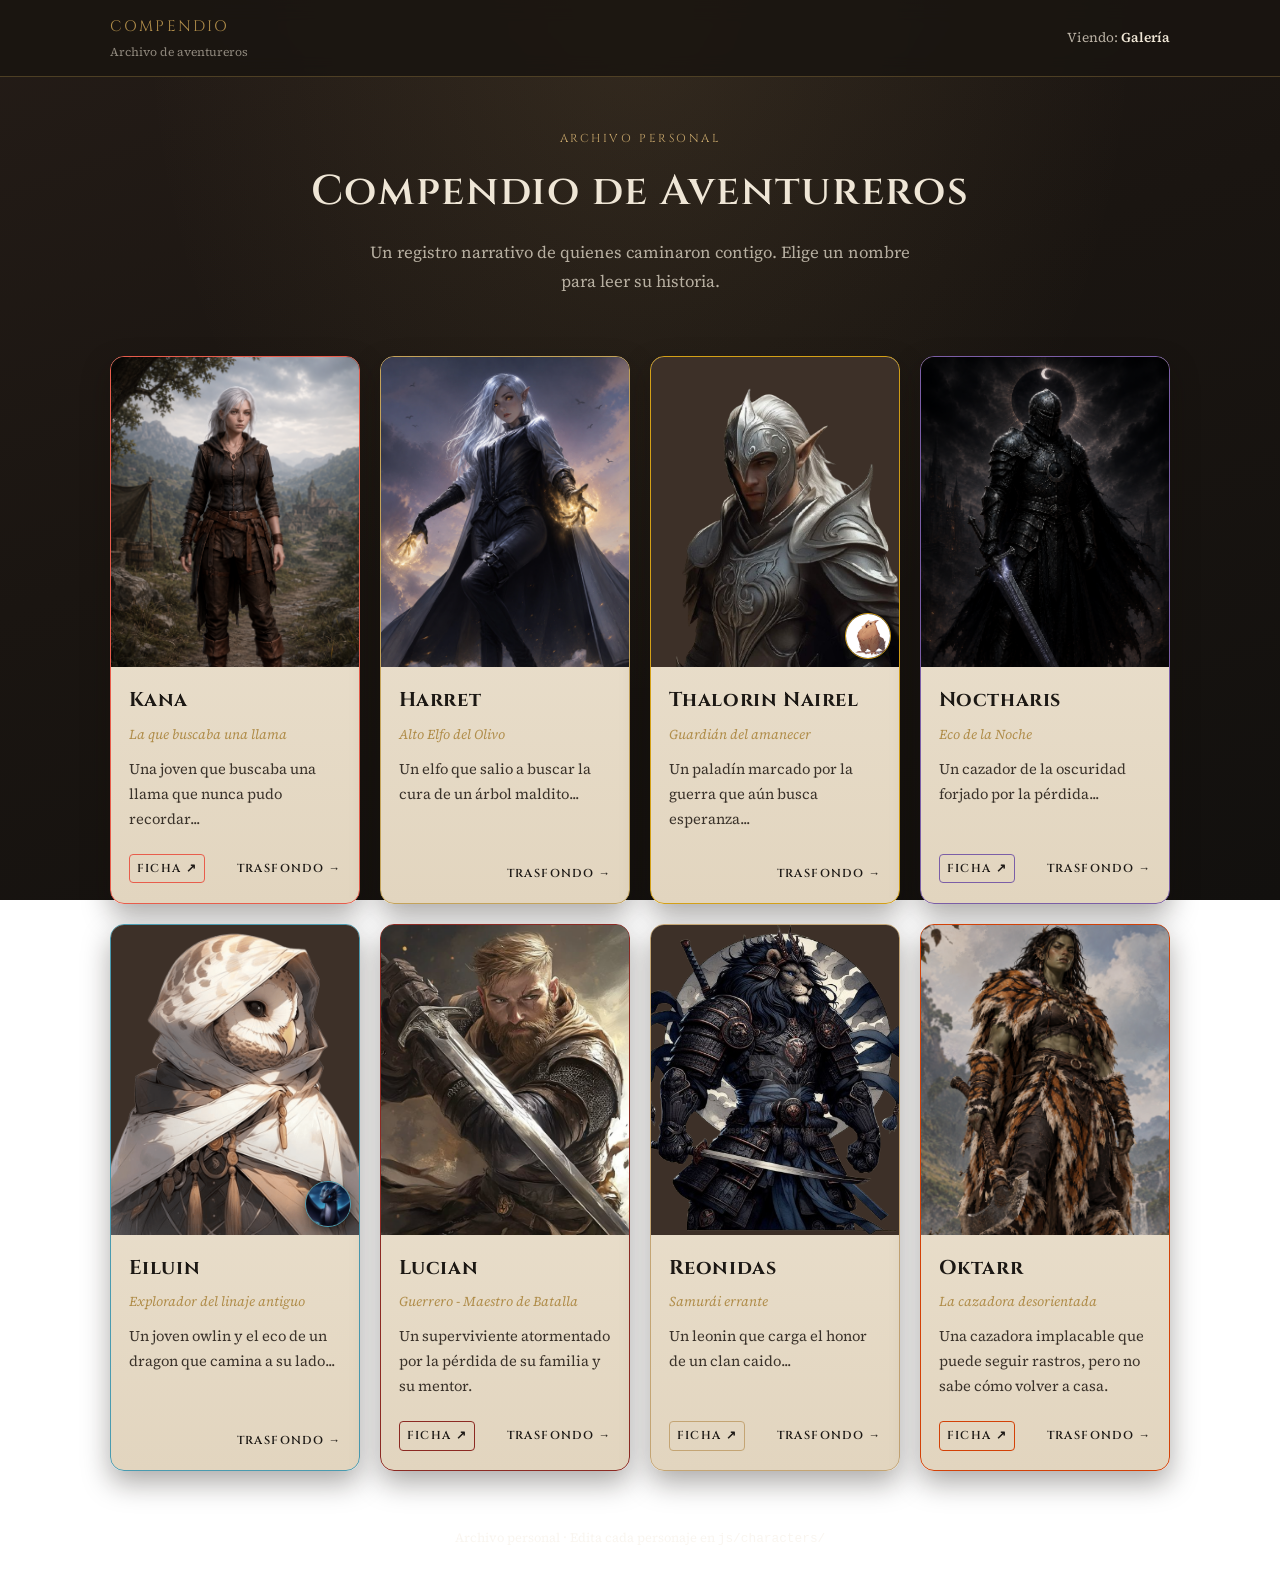
<file: index.html>
<!DOCTYPE html>
<html lang="es">
<head>
  <meta charset="UTF-8">
  <meta name="viewport" content="width=device-width, initial-scale=1.0">
  <title>Compendio de Aventureros</title>
  
  <!-- Tu nuevo logo para la pestaña -->
  <link rel="icon" type="image/png" href="img/Logo.png">

  <meta name="description" content="Archivo personal de personajes de D&D: historias, personalidades y vínculos.">
  <link rel="preconnect" href="https://fonts.googleapis.com">
  <link rel="preconnect" href="https://fonts.gstatic.com" crossorigin>
  <link href="https://fonts.googleapis.com/css2?family=Cinzel:wght@500;600&family=Source+Serif+4:ital,opsz,wght@0,8..60,400;0,8..60,600;1,8..60,400&display=swap" rel="stylesheet">
  <link rel="stylesheet" href="css/style.css">
</head>
<body>
  <header class="site-header">
    <div class="site-header__inner">
      <a class="site-brand" href="#/" aria-label="Volver al inicio del compendio">
        <span class="site-brand__title">Compendio</span>
        <span class="site-brand__sub">Archivo de aventureros</span>
      </a>
      <div class="site-header__meta">
        Viendo: <strong id="nav-current">Galería</strong>
      </div>
    </div>
  </header>

  <main id="app" class="site-main" aria-live="polite">
    <!-- Contenido generado por js/app.js desde js/characters/ -->
  </main>

  <footer class="site-footer">
    Archivo personal · Edita cada personaje en <code>js/characters/</code>
  </footer>

  <!-- type="module" permite un archivo por personaje con import/export -->
  <script type="module" src="js/app.js"></script>
</body>
</html>
</file>
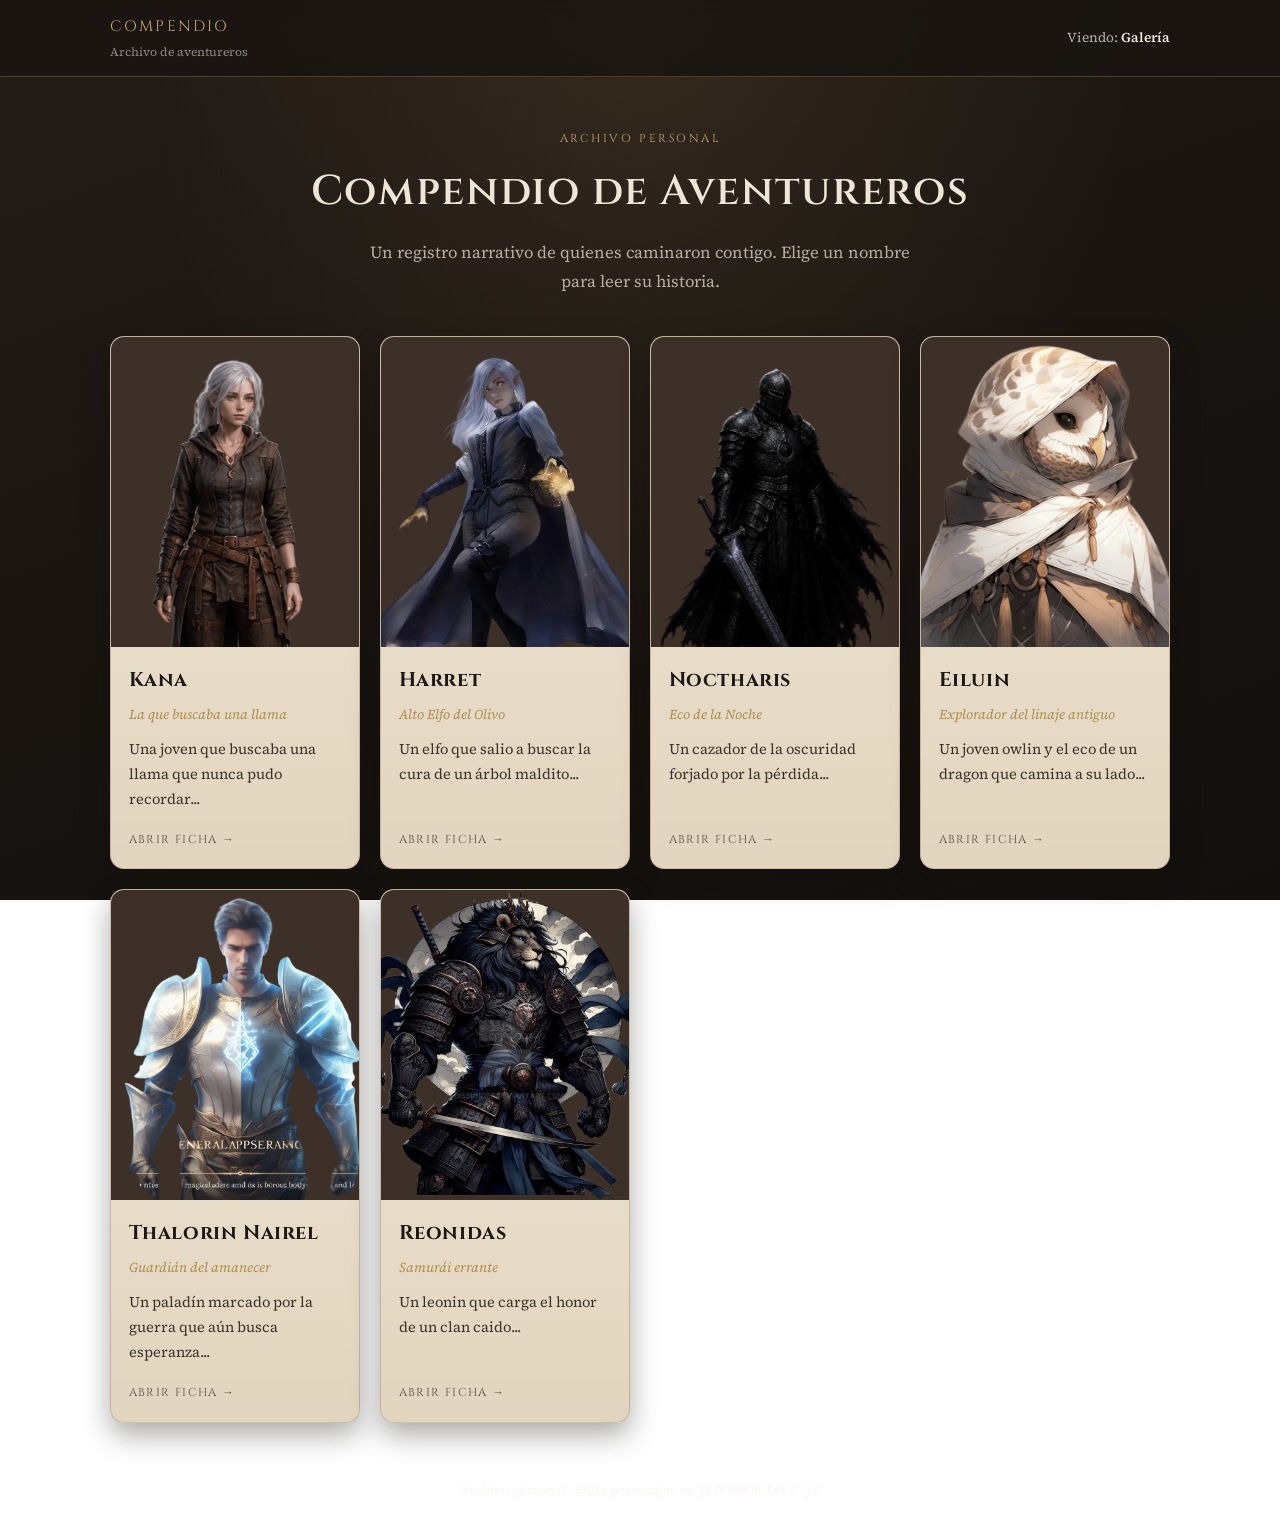
<file: Compendio/index.html>
<!DOCTYPE html>
<html lang="es">
<head>
  <meta charset="UTF-8">
  <meta name="viewport" content="width=device-width, initial-scale=1.0">
  <title>Compendio de Aventureros</title>
  <meta name="description" content="Archivo personal de personajes de D&D: historias, personalidades y vínculos.">
  <link rel="preconnect" href="https://fonts.googleapis.com">
  <link rel="preconnect" href="https://fonts.gstatic.com" crossorigin>
  <link href="https://fonts.googleapis.com/css2?family=Cinzel:wght@500;600&family=Source+Serif+4:ital,opsz,wght@0,8..60,400;0,8..60,600;1,8..60,400&display=swap" rel="stylesheet">
  <link rel="stylesheet" href="css/style.css">
</head>
<body>
  <header class="site-header">
    <div class="site-header__inner">
      <a class="site-brand" href="#/" aria-label="Volver al inicio del compendio">
        <span class="site-brand__title">Compendio</span>
        <span class="site-brand__sub">Archivo de aventureros</span>
      </a>
      <div class="site-header__meta">
        Viendo: <strong id="nav-current">Galería</strong>
      </div>
    </div>
  </header>

  <main id="app" class="site-main" aria-live="polite">
    <!-- El contenido se genera desde js/characters.js y js/app.js -->
  </main>

  <footer class="site-footer">
    Archivo personal · Edita personajes en <code>js/characters.js</code>
  </footer>

  <script src="js/characters.js"></script>
  <script src="js/app.js"></script>
</body>
</html>
</file>
<file: css/style.css>
/* Compendio de Aventureros — estilos del archivo */

:root {
  --ink: #1c1814;
  --ink-soft: #3a322a;
  --parchment: #efe6d6;
  --parchment-deep: #e2d5bf;
  --leather: #2a211c;
  --leather-mid: #3d3028;
  --gold: #b08d4a;
  --gold-soft: #c9a86c;
  --line: rgba(176, 141, 74, 0.35);
  --shadow: rgba(20, 14, 10, 0.35);
  --radius: 14px;
  --font-display: "Cinzel", "Palatino Linotype", Palatino, serif;
  --font-body: "Source Serif 4", "Georgia", serif;
  --max: 1100px;

  /* Tema activo del personaje (valores por defecto = galeria).
     Los personajes los sobrescriben desde su .js via app.js */
  --character-background:
    radial-gradient(ellipse at top, rgba(201, 168, 108, 0.12), transparent 55%),
    linear-gradient(160deg, #241c17 0%, #1a1511 45%, #12100e 100%);
  --character-sheet: linear-gradient(180deg, #efe6d6 0%, #eadfcb 100%);
  --character-primary: #1c1814;
  --character-secondary: #3a322a;
  --character-accent: #b08d4a;
  --character-text: #3a322a;
}

*,
*::before,
*::after {
  box-sizing: border-box;
}

html {
  scroll-behavior: smooth;
}

body {
  margin: 0;
  min-height: 100vh;
  color: var(--parchment);
  font-family: var(--font-body);
  font-size: 1.05rem;
  line-height: 1.7;
  background: var(--character-background);
  background-attachment: fixed;
  transition: background 0.25s ease;
}

img {
  max-width: 100%;
  display: block;
}

a {
  color: inherit;
  text-decoration: none;
}

/* Barra superior */
.site-header {
  position: sticky;
  top: 0;
  z-index: 20;
  backdrop-filter: blur(10px);
  background: rgba(26, 21, 17, 0.88);
  border-bottom: 1px solid var(--line);
}

.site-header__inner {
  max-width: var(--max);
  margin: 0 auto;
  padding: 0.85rem 1.25rem;
  display: flex;
  align-items: center;
  justify-content: space-between;
  gap: 1rem;
}

.site-brand {
  display: flex;
  flex-direction: column;
  gap: 0.15rem;
}

.site-brand__title {
  font-family: var(--font-display);
  font-size: 0.95rem;
  letter-spacing: 0.14em;
  text-transform: uppercase;
  color: var(--character-accent, var(--gold-soft));
}

.site-brand__sub {
  font-size: 0.75rem;
  color: rgba(239, 230, 214, 0.55);
}

.site-header__meta {
  font-size: 0.85rem;
  color: rgba(239, 230, 214, 0.75);
}

.site-header__meta strong {
  color: var(--parchment);
  font-weight: 600;
}

/* Contenedor principal */
.site-main {
  max-width: var(--max);
  margin: 0 auto;
  padding: 1.75rem 1.25rem 3.5rem;
}

.site-footer {
  max-width: var(--max);
  margin: 0 auto;
  padding: 0 1.25rem 2rem;
  color: rgba(239, 230, 214, 0.4);
  font-size: 0.8rem;
  text-align: center;
}

/* Galeria */
.gallery-hero {
  text-align: center;
  color: var(--parchment);
  margin-bottom: 2rem;
  padding: 1.5rem 0.5rem 0.5rem;
}

.gallery-hero__kicker {
  margin: 0 0 0.5rem;
  font-family: var(--font-display);
  letter-spacing: 0.22em;
  text-transform: uppercase;
  font-size: 0.72rem;
  color: var(--gold-soft);
}

.gallery-hero__title {
  margin: 0 0 0.75rem;
  font-family: var(--font-display);
  font-weight: 600;
  font-size: clamp(1.8rem, 4vw, 2.6rem);
  letter-spacing: 0.04em;
  color: var(--parchment);
}

.gallery-hero__lead {
  margin: 0 auto 1.25rem;
  max-width: 36rem;
  color: rgba(239, 230, 214, 0.72);
  font-size: 1.05rem;
}

.gallery-search {
  display: flex;
  align-items: center;
  gap: 0.55rem;
  max-width: 28rem;
  margin: 0 auto;
  padding: 0.55rem 0.9rem;
  border-radius: 999px;
  border: 1px solid rgba(201, 168, 108, 0.35);
  background: rgba(26, 21, 17, 0.55);
  color: var(--parchment);
}

.gallery-search__icon {
  opacity: 0.75;
  font-size: 0.95rem;
}

.gallery-search input {
  flex: 1;
  border: 0;
  outline: none;
  background: transparent;
  color: var(--parchment);
  font-family: var(--font-body);
  font-size: 0.98rem;
}

.gallery-search input::placeholder {
  color: rgba(239, 230, 214, 0.45);
}

.gallery-empty {
  text-align: center;
  color: rgba(239, 230, 214, 0.65);
  margin: 1.5rem 0 0;
}

.gallery-grid {
  display: grid;
  grid-template-columns: repeat(auto-fill, minmax(240px, 1fr));
  gap: 1.25rem;
}

.char-card {
  display: flex;
  flex-direction: column;
  background: linear-gradient(180deg, var(--parchment) 0%, var(--parchment-deep) 100%);
  border: 1px solid var(--card-accent, rgba(90, 70, 40, 0.25));
  border-radius: var(--radius);
  overflow: hidden;
  box-shadow: 0 12px 28px var(--shadow);
  transition: transform 0.22s ease, box-shadow 0.22s ease, border-color 0.22s ease;
  cursor: pointer;
}

.char-card:hover,
.char-card:focus-visible {
  transform: translateY(-4px);
  border-color: var(--card-accent, var(--gold));
  box-shadow: 0 18px 36px rgba(20, 14, 10, 0.45);
  outline: none;
}

.char-card__portrait {
  aspect-ratio: 4 / 5;
  background: var(--leather-mid);
  overflow: hidden;
}

.char-card__portrait .portrait-frame,
.sheet-header__portrait .portrait-frame {
  width: 100%;
  height: 100%;
}

.char-card__img,
.sheet-header__img {
  width: 100%;
  height: 100%;
  object-fit: cover;
  object-position: center top;
}

.char-card__body {
  padding: 1rem 1.1rem 1.2rem;
  display: flex;
  flex-direction: column;
  gap: 0.35rem;
  flex: 1;
}

.char-card__name {
  margin: 0;
  font-family: var(--font-display);
  font-size: 1.25rem;
  letter-spacing: 0.03em;
  color: var(--ink);
}

.char-card__epithet {
  margin: 0;
  font-size: 0.85rem;
  color: var(--gold);
  font-style: italic;
}

.char-card__tagline {
  margin: 0.35rem 0 0;
  font-size: 0.92rem;
  color: var(--ink-soft);
  flex: 1;
}

.char-card__cta {
  margin-top: 0.75rem;
  font-family: var(--font-display);
  font-size: 0.72rem;
  letter-spacing: 0.12em;
  text-transform: uppercase;
  color: var(--leather);
  opacity: 0.75;
}

.char-card:hover .char-card__cta,
.char-card:focus-visible .char-card__cta {
  opacity: 1;
  color: var(--ink);
}

/* Placeholder de retrato */
.portrait-placeholder {
  width: 100%;
  height: 100%;
  min-height: 220px;
  display: flex;
  flex-direction: column;
  align-items: center;
  justify-content: center;
  gap: 0.5rem;
  background:
    repeating-linear-gradient(
      -45deg,
      rgba(176, 141, 74, 0.08),
      rgba(176, 141, 74, 0.08) 8px,
      transparent 8px,
      transparent 16px
    ),
    linear-gradient(160deg, #3a3028, #241c17);
  color: var(--gold-soft);
}

.portrait-placeholder__glyph {
  font-family: var(--font-display);
  font-size: 3rem;
  line-height: 1;
  opacity: 0.85;
}

.portrait-placeholder__label {
  font-size: 0.75rem;
  letter-spacing: 0.16em;
  text-transform: uppercase;
  opacity: 0.7;
}

/* Ficha */
.character-sheet {
  background: var(--character-sheet);
  color: var(--character-text);
  border: 1px solid color-mix(in srgb, var(--character-accent) 40%, transparent);
  border-radius: calc(var(--radius) + 4px);
  box-shadow: 0 18px 40px var(--shadow);
  overflow: hidden;
}

.sheet-nav {
  display: flex;
  flex-wrap: wrap;
  align-items: center;
  justify-content: space-between;
  gap: 0.75rem;
  padding: 0.9rem 1.1rem;
  background: rgba(42, 33, 28, 0.06);
  border-bottom: 1px solid rgba(90, 70, 40, 0.15);
}

.sheet-nav--bottom {
  border-bottom: 0;
  border-top: 1px solid rgba(90, 70, 40, 0.15);
}

.sheet-nav__sheets {
  display: flex;
  flex-wrap: wrap;
  gap: 0.5rem;
  margin-left: auto;
}

.sheet-nav__pager {
  display: flex;
  flex-wrap: wrap;
  gap: 0.5rem;
}

.btn {
  display: inline-flex;
  align-items: center;
  justify-content: center;
  gap: 0.35rem;
  padding: 0.45rem 0.85rem;
  border-radius: 999px;
  border: 1px solid color-mix(in srgb, var(--character-accent) 45%, transparent);
  background: color-mix(in srgb, var(--character-primary) 8%, transparent);
  font-family: var(--font-display);
  font-size: 0.72rem;
  letter-spacing: 0.08em;
  text-transform: uppercase;
  color: var(--character-primary);
  transition: background 0.2s ease, border-color 0.2s ease;
}

.btn:hover,
.btn:focus-visible {
  background: color-mix(in srgb, var(--character-accent) 22%, transparent);
  border-color: var(--character-accent);
  outline: none;
}

.btn--ghost {
  background: transparent;
}

.btn--sheet {
  background: color-mix(in srgb, var(--character-accent) 22%, transparent);
  border-color: var(--character-accent);
  color: var(--character-primary);
}

.btn--sheet:hover,
.btn--sheet:focus-visible {
  background: color-mix(in srgb, var(--character-accent) 35%, transparent);
  border-color: var(--character-accent);
}

.sheet-header__meta {
  display: flex;
  flex-wrap: wrap;
  gap: 0.4rem;
  margin-top: 0.65rem;
}

.meta-chip {
  display: inline-flex;
  padding: 0.2rem 0.55rem;
  border-radius: 999px;
  border: 1px solid color-mix(in srgb, var(--character-accent) 35%, transparent);
  background: color-mix(in srgb, var(--character-primary) 8%, transparent);
  font-size: 0.78rem;
  color: var(--character-secondary);
}

.sheet-header {
  display: grid;
  grid-template-columns: minmax(180px, 280px) 1fr;
  gap: 1.5rem;
  padding: 1.5rem 1.4rem 1.25rem;
  border-bottom: 1px solid rgba(90, 70, 40, 0.18);
}

.sheet-header__portrait {
  aspect-ratio: 4 / 5;
  border-radius: 12px;
  overflow: hidden;
  border: 1px solid rgba(90, 70, 40, 0.3);
  box-shadow: 0 8px 20px rgba(40, 28, 18, 0.2);
  background: var(--leather-mid);
}

.sheet-header__index {
  margin: 0 0 0.4rem;
  font-family: var(--font-display);
  font-size: 0.7rem;
  letter-spacing: 0.16em;
  text-transform: uppercase;
  color: var(--character-accent);
}

.sheet-header__name {
  margin: 0;
  font-family: var(--font-display);
  font-size: clamp(1.8rem, 3.5vw, 2.5rem);
  line-height: 1.15;
  color: var(--character-primary);
}

.sheet-header__epithet {
  margin: 0.4rem 0 0;
  font-style: italic;
  color: var(--character-accent);
}

.sheet-header__description {
  margin: 1rem 0 0;
  color: var(--character-secondary);
  max-width: 42rem;
}

.sheet-body {
  padding: 0.5rem 1.4rem 1.75rem;
}

.sheet-section {
  padding: 1.25rem 0;
  border-bottom: 1px solid rgba(90, 70, 40, 0.14);
}

.sheet-section:last-child {
  border-bottom: 0;
}

.sheet-section__title {
  margin: 0 0 0.75rem;
  font-family: var(--font-display);
  font-size: 1rem;
  letter-spacing: 0.12em;
  text-transform: uppercase;
  color: var(--character-primary);
  position: relative;
  padding-bottom: 0.45rem;
}

.sheet-section__title::after {
  content: "";
  position: absolute;
  left: 0;
  bottom: 0;
  width: 3.5rem;
  height: 2px;
  background: linear-gradient(90deg, var(--character-accent), transparent);
}

.sheet-section__body {
  color: var(--character-text);
}

.prose {
  margin: 0 0 0.9rem;
}

.prose:last-child {
  margin-bottom: 0;
}

.detail-list {
  margin: 0;
  padding-left: 1.15rem;
  display: grid;
  gap: 0.65rem;
}

.detail-list--named {
  list-style: none;
  padding-left: 0;
}

.detail-list--named > li {
  padding: 0.7rem 0.85rem;
  border-left: 3px solid var(--character-accent);
  background: color-mix(in srgb, var(--character-primary) 6%, transparent);
  border-radius: 0 8px 8px 0;
}

.detail-list__title {
  display: block;
  font-family: var(--font-display);
  font-size: 0.95rem;
  letter-spacing: 0.03em;
  color: var(--character-primary);
  margin-bottom: 0.25rem;
}

.detail-list__body {
  display: block;
}

.empty-state {
  text-align: center;
  color: var(--parchment);
  padding: 3rem 1rem;
}

.empty-state h1 {
  font-family: var(--font-display);
}

/* Responsive */
@media (max-width: 760px) {
  .sheet-header {
    grid-template-columns: 1fr;
  }

  .sheet-header__portrait {
    max-width: 280px;
    margin: 0 auto;
  }

  .sheet-nav {
    flex-direction: column;
    align-items: stretch;
  }

  .sheet-nav--top .sheet-nav__sheets {
    margin-left: 0;
    width: 100%;
  }

  .sheet-nav--bottom {
    flex-direction: row;
    justify-content: space-between;
  }

  .sheet-nav__pager {
    width: 100%;
    justify-content: space-between;
  }
}

@media (max-width: 480px) {
  .gallery-grid {
    grid-template-columns: 1fr;
  }

  .site-header__inner {
    flex-direction: column;
    align-items: flex-start;
  }
}

@media (prefers-reduced-motion: reduce) {
  html {
    scroll-behavior: auto;
  }

  .char-card {
    transition: none;
  }
}


/* --- ACOMPAÑANTES / MASCOTAS --- */
.pet-avatar,
.pet-avatar-large {
  position: absolute;
  bottom: 8px;
  right: 8px;
  border-radius: 50%;
  object-fit: cover;
  background-color: var(--leather-mid);
  box-shadow: 0 4px 12px rgba(0, 0, 0, 0.6);
  z-index: 5;
  cursor: pointer;
  
  /* Animación de zoom al pasar el mouse */
  transition: transform 0.25s ease-out, box-shadow 0.25s ease-out;
  transform-origin: bottom right; 
}

.pet-avatar:hover,
.pet-avatar-large:hover {
  transform: scale(2.5);
  box-shadow: -4px -4px 20px rgba(0, 0, 0, 0.8);
  z-index: 20;
}

/* Tamaño y anillo en la galería */
.pet-avatar {
  width: 46px;
  height: 46px;
  /* 1.5px de grosor para que sea fino. Usa el color de acento del personaje */
  border: 1.5px solid var(--card-accent, var(--character-accent));
}

/* Tamaño y anillo dentro de la ficha principal */
.pet-avatar-large {
  width: 64px;
  height: 64px;
  bottom: 12px;
  right: 12px;
  /* 1.5px de grosor para que sea fino. Usa el color principal/acento del personaje */
  border: 1.5px solid var(--character-accent);
}


/* --- PESTAÑAS (TABS) --- */
.sheet-tabs {
  display: flex;
  gap: 1.5rem;
  padding: 0 1.4rem;
  border-bottom: 1px solid rgba(90, 70, 40, 0.2);
  background: color-mix(in srgb, var(--character-primary) 3%, transparent);
}
.sheet-tab-btn {
  background: none;
  border: none;
  padding: 1rem 0;
  font-family: var(--font-display);
  font-size: 1rem;
  color: var(--character-secondary);
  cursor: pointer;
  border-bottom: 2px solid transparent;
  transition: all 0.2s ease;
  opacity: 0.7;
}
.sheet-tab-btn:hover {
  opacity: 1;
}
.sheet-tab-btn.active {
  color: var(--character-accent);
  border-bottom: 2px solid var(--character-accent);
  font-weight: bold;
  opacity: 1;
}

/* Ocultar y mostrar el contenido de cada pestaña */
.tab-content {
  display: none;
}
.tab-content.active {
  display: block;
}

/* --- VENTANA EMERGENTE DE STATS (MODAL) --- */
.stats-modal {
  background: var(--character-sheet, #efe6d6);
  color: var(--character-text);
  border: 1px solid var(--character-accent);
  border-radius: var(--radius);
  box-shadow: 0 10px 40px rgba(0,0,0,0.5);
  padding: 1.5rem 2rem;
  max-width: 400px;
  width: 90%;
}
.stats-modal::backdrop {
  background: rgba(10, 8, 6, 0.7);
  backdrop-filter: blur(4px);
}
.stats-header {
  display: flex;
  justify-content: space-between;
  align-items: center;
  border-bottom: 1px solid var(--character-accent);
  margin-bottom: 1rem;
  padding-bottom: 0.5rem;
}
.stats-header h2 {
  margin: 0;
  font-family: var(--font-display);
  color: var(--character-primary);
}
.close-modal {
  background: transparent;
  border: none;
  color: var(--character-primary);
  font-size: 1.2rem;
  font-weight: bold;
  cursor: pointer;
}
.stats-grid {
  display: grid;
  grid-template-columns: 1fr;
  gap: 0.5rem;
}
.stat-item strong {
  color: var(--character-primary);
  font-family: var(--font-display);
}
</file>
<file: Compendio/css/style.css>
/* Compendio de Aventureros — estilos del archivo */

:root {
  --ink: #1c1814;
  --ink-soft: #3a322a;
  --parchment: #efe6d6;
  --parchment-deep: #e2d5bf;
  --leather: #2a211c;
  --leather-mid: #3d3028;
  --gold: #b08d4a;
  --gold-soft: #c9a86c;
  --line: rgba(176, 141, 74, 0.35);
  --shadow: rgba(20, 14, 10, 0.35);
  --radius: 14px;
  --font-display: "Cinzel", "Palatino Linotype", Palatino, serif;
  --font-body: "Source Serif 4", "Georgia", serif;
  --max: 1100px;
}

*,
*::before,
*::after {
  box-sizing: border-box;
}

html {
  scroll-behavior: smooth;
}

body {
  margin: 0;
  min-height: 100vh;
  color: var(--ink);
  font-family: var(--font-body);
  font-size: 1.05rem;
  line-height: 1.7;
  background:
    radial-gradient(ellipse at top, rgba(201, 168, 108, 0.12), transparent 55%),
    linear-gradient(160deg, #241c17 0%, #1a1511 45%, #12100e 100%);
  background-attachment: fixed;
}

img {
  max-width: 100%;
  display: block;
}

a {
  color: inherit;
  text-decoration: none;
}

/* Barra superior */
.site-header {
  position: sticky;
  top: 0;
  z-index: 20;
  backdrop-filter: blur(10px);
  background: rgba(26, 21, 17, 0.88);
  border-bottom: 1px solid var(--line);
}

.site-header__inner {
  max-width: var(--max);
  margin: 0 auto;
  padding: 0.85rem 1.25rem;
  display: flex;
  align-items: center;
  justify-content: space-between;
  gap: 1rem;
}

.site-brand {
  display: flex;
  flex-direction: column;
  gap: 0.15rem;
}

.site-brand__title {
  font-family: var(--font-display);
  font-size: 0.95rem;
  letter-spacing: 0.14em;
  text-transform: uppercase;
  color: var(--gold-soft);
}

.site-brand__sub {
  font-size: 0.75rem;
  color: rgba(239, 230, 214, 0.55);
}

.site-header__meta {
  font-size: 0.85rem;
  color: rgba(239, 230, 214, 0.75);
}

.site-header__meta strong {
  color: var(--parchment);
  font-weight: 600;
}

/* Contenedor principal */
.site-main {
  max-width: var(--max);
  margin: 0 auto;
  padding: 1.75rem 1.25rem 3.5rem;
}

.site-footer {
  max-width: var(--max);
  margin: 0 auto;
  padding: 0 1.25rem 2rem;
  color: rgba(239, 230, 214, 0.4);
  font-size: 0.8rem;
  text-align: center;
}

/* Galeria */
.gallery-hero {
  text-align: center;
  color: var(--parchment);
  margin-bottom: 2rem;
  padding: 1.5rem 0.5rem 0.5rem;
}

.gallery-hero__kicker {
  margin: 0 0 0.5rem;
  font-family: var(--font-display);
  letter-spacing: 0.22em;
  text-transform: uppercase;
  font-size: 0.72rem;
  color: var(--gold-soft);
}

.gallery-hero__title {
  margin: 0 0 0.75rem;
  font-family: var(--font-display);
  font-weight: 600;
  font-size: clamp(1.8rem, 4vw, 2.6rem);
  letter-spacing: 0.04em;
  color: var(--parchment);
}

.gallery-hero__lead {
  margin: 0 auto;
  max-width: 36rem;
  color: rgba(239, 230, 214, 0.72);
  font-size: 1.05rem;
}

.gallery-grid {
  display: grid;
  grid-template-columns: repeat(auto-fill, minmax(240px, 1fr));
  gap: 1.25rem;
}

.char-card {
  display: flex;
  flex-direction: column;
  background: linear-gradient(180deg, var(--parchment) 0%, var(--parchment-deep) 100%);
  border: 1px solid rgba(90, 70, 40, 0.25);
  border-radius: var(--radius);
  overflow: hidden;
  box-shadow: 0 12px 28px var(--shadow);
  transition: transform 0.22s ease, box-shadow 0.22s ease, border-color 0.22s ease;
  cursor: pointer;
}

.char-card:hover,
.char-card:focus-visible {
  transform: translateY(-4px);
  border-color: var(--gold);
  box-shadow: 0 18px 36px rgba(20, 14, 10, 0.45);
  outline: none;
}

.char-card__portrait {
  aspect-ratio: 4 / 5;
  background: var(--leather-mid);
  overflow: hidden;
}

.char-card__portrait .portrait-frame,
.sheet-header__portrait .portrait-frame {
  width: 100%;
  height: 100%;
}

.char-card__img,
.sheet-header__img {
  width: 100%;
  height: 100%;
  object-fit: cover;
  object-position: center top;
}

.char-card__body {
  padding: 1rem 1.1rem 1.2rem;
  display: flex;
  flex-direction: column;
  gap: 0.35rem;
  flex: 1;
}

.char-card__name {
  margin: 0;
  font-family: var(--font-display);
  font-size: 1.25rem;
  letter-spacing: 0.03em;
  color: var(--ink);
}

.char-card__epithet {
  margin: 0;
  font-size: 0.85rem;
  color: var(--gold);
  font-style: italic;
}

.char-card__tagline {
  margin: 0.35rem 0 0;
  font-size: 0.92rem;
  color: var(--ink-soft);
  flex: 1;
}

.char-card__cta {
  margin-top: 0.75rem;
  font-family: var(--font-display);
  font-size: 0.72rem;
  letter-spacing: 0.12em;
  text-transform: uppercase;
  color: var(--leather);
  opacity: 0.75;
}

.char-card:hover .char-card__cta,
.char-card:focus-visible .char-card__cta {
  opacity: 1;
  color: var(--ink);
}

/* Placeholder de retrato */
.portrait-placeholder {
  width: 100%;
  height: 100%;
  min-height: 220px;
  display: flex;
  flex-direction: column;
  align-items: center;
  justify-content: center;
  gap: 0.5rem;
  background:
    repeating-linear-gradient(
      -45deg,
      rgba(176, 141, 74, 0.08),
      rgba(176, 141, 74, 0.08) 8px,
      transparent 8px,
      transparent 16px
    ),
    linear-gradient(160deg, #3a3028, #241c17);
  color: var(--gold-soft);
}

.portrait-placeholder__glyph {
  font-family: var(--font-display);
  font-size: 3rem;
  line-height: 1;
  opacity: 0.85;
}

.portrait-placeholder__label {
  font-size: 0.75rem;
  letter-spacing: 0.16em;
  text-transform: uppercase;
  opacity: 0.7;
}

/* Ficha */
.character-sheet {
  background: linear-gradient(180deg, var(--parchment) 0%, #eadfcb 100%);
  border: 1px solid rgba(90, 70, 40, 0.28);
  border-radius: calc(var(--radius) + 4px);
  box-shadow: 0 18px 40px var(--shadow);
  overflow: hidden;
}

.sheet-nav {
  display: flex;
  flex-wrap: wrap;
  justify-content: space-between;
  gap: 0.75rem;
  padding: 0.9rem 1.1rem;
  background: rgba(42, 33, 28, 0.06);
  border-bottom: 1px solid rgba(90, 70, 40, 0.15);
}

.character-sheet > .sheet-nav:last-child {
  border-bottom: 0;
  border-top: 1px solid rgba(90, 70, 40, 0.15);
}

.sheet-nav__pager {
  display: flex;
  flex-wrap: wrap;
  gap: 0.5rem;
}

.btn {
  display: inline-flex;
  align-items: center;
  justify-content: center;
  gap: 0.35rem;
  padding: 0.45rem 0.85rem;
  border-radius: 999px;
  border: 1px solid rgba(90, 70, 40, 0.35);
  background: rgba(255, 255, 255, 0.35);
  font-family: var(--font-display);
  font-size: 0.72rem;
  letter-spacing: 0.08em;
  text-transform: uppercase;
  color: var(--ink);
  transition: background 0.2s ease, border-color 0.2s ease;
}

.btn:hover,
.btn:focus-visible {
  background: rgba(255, 255, 255, 0.7);
  border-color: var(--gold);
  outline: none;
}

.btn--ghost {
  background: transparent;
}

.sheet-header {
  display: grid;
  grid-template-columns: minmax(180px, 280px) 1fr;
  gap: 1.5rem;
  padding: 1.5rem 1.4rem 1.25rem;
  border-bottom: 1px solid rgba(90, 70, 40, 0.18);
}

.sheet-header__portrait {
  aspect-ratio: 4 / 5;
  border-radius: 12px;
  overflow: hidden;
  border: 1px solid rgba(90, 70, 40, 0.3);
  box-shadow: 0 8px 20px rgba(40, 28, 18, 0.2);
  background: var(--leather-mid);
}

.sheet-header__index {
  margin: 0 0 0.4rem;
  font-family: var(--font-display);
  font-size: 0.7rem;
  letter-spacing: 0.16em;
  text-transform: uppercase;
  color: var(--gold);
}

.sheet-header__name {
  margin: 0;
  font-family: var(--font-display);
  font-size: clamp(1.8rem, 3.5vw, 2.5rem);
  line-height: 1.15;
  color: var(--ink);
}

.sheet-header__epithet {
  margin: 0.4rem 0 0;
  font-style: italic;
  color: var(--gold);
}

.sheet-header__description {
  margin: 1rem 0 0;
  color: var(--ink-soft);
  max-width: 42rem;
}

.sheet-body {
  padding: 0.5rem 1.4rem 1.75rem;
}

.sheet-section {
  padding: 1.25rem 0;
  border-bottom: 1px solid rgba(90, 70, 40, 0.14);
}

.sheet-section:last-child {
  border-bottom: 0;
}

.sheet-section__title {
  margin: 0 0 0.75rem;
  font-family: var(--font-display);
  font-size: 1rem;
  letter-spacing: 0.12em;
  text-transform: uppercase;
  color: var(--leather);
  position: relative;
  padding-bottom: 0.45rem;
}

.sheet-section__title::after {
  content: "";
  position: absolute;
  left: 0;
  bottom: 0;
  width: 3.5rem;
  height: 2px;
  background: linear-gradient(90deg, var(--gold), transparent);
}

.sheet-section__body {
  color: var(--ink-soft);
}

.prose {
  margin: 0 0 0.9rem;
}

.prose:last-child {
  margin-bottom: 0;
}

.detail-list {
  margin: 0;
  padding-left: 1.15rem;
  display: grid;
  gap: 0.65rem;
}

.detail-list--named {
  list-style: none;
  padding-left: 0;
}

.detail-list--named > li {
  padding: 0.7rem 0.85rem;
  border-left: 3px solid var(--gold);
  background: rgba(255, 255, 255, 0.28);
  border-radius: 0 8px 8px 0;
}

.detail-list__title {
  display: block;
  font-family: var(--font-display);
  font-size: 0.95rem;
  letter-spacing: 0.03em;
  color: var(--ink);
  margin-bottom: 0.25rem;
}

.detail-list__body {
  display: block;
}

.empty-state {
  text-align: center;
  color: var(--parchment);
  padding: 3rem 1rem;
}

.empty-state h1 {
  font-family: var(--font-display);
}

/* Responsive */
@media (max-width: 760px) {
  .sheet-header {
    grid-template-columns: 1fr;
  }

  .sheet-header__portrait {
    max-width: 280px;
    margin: 0 auto;
  }

  .sheet-nav {
    flex-direction: column;
  }

  .sheet-nav__pager {
    width: 100%;
    justify-content: space-between;
  }
}

@media (max-width: 480px) {
  .gallery-grid {
    grid-template-columns: 1fr;
  }

  .site-header__inner {
    flex-direction: column;
    align-items: flex-start;
  }
}

@media (prefers-reduced-motion: reduce) {
  html {
    scroll-behavior: auto;
  }

  .char-card {
    transition: none;
  }
}
</file>
